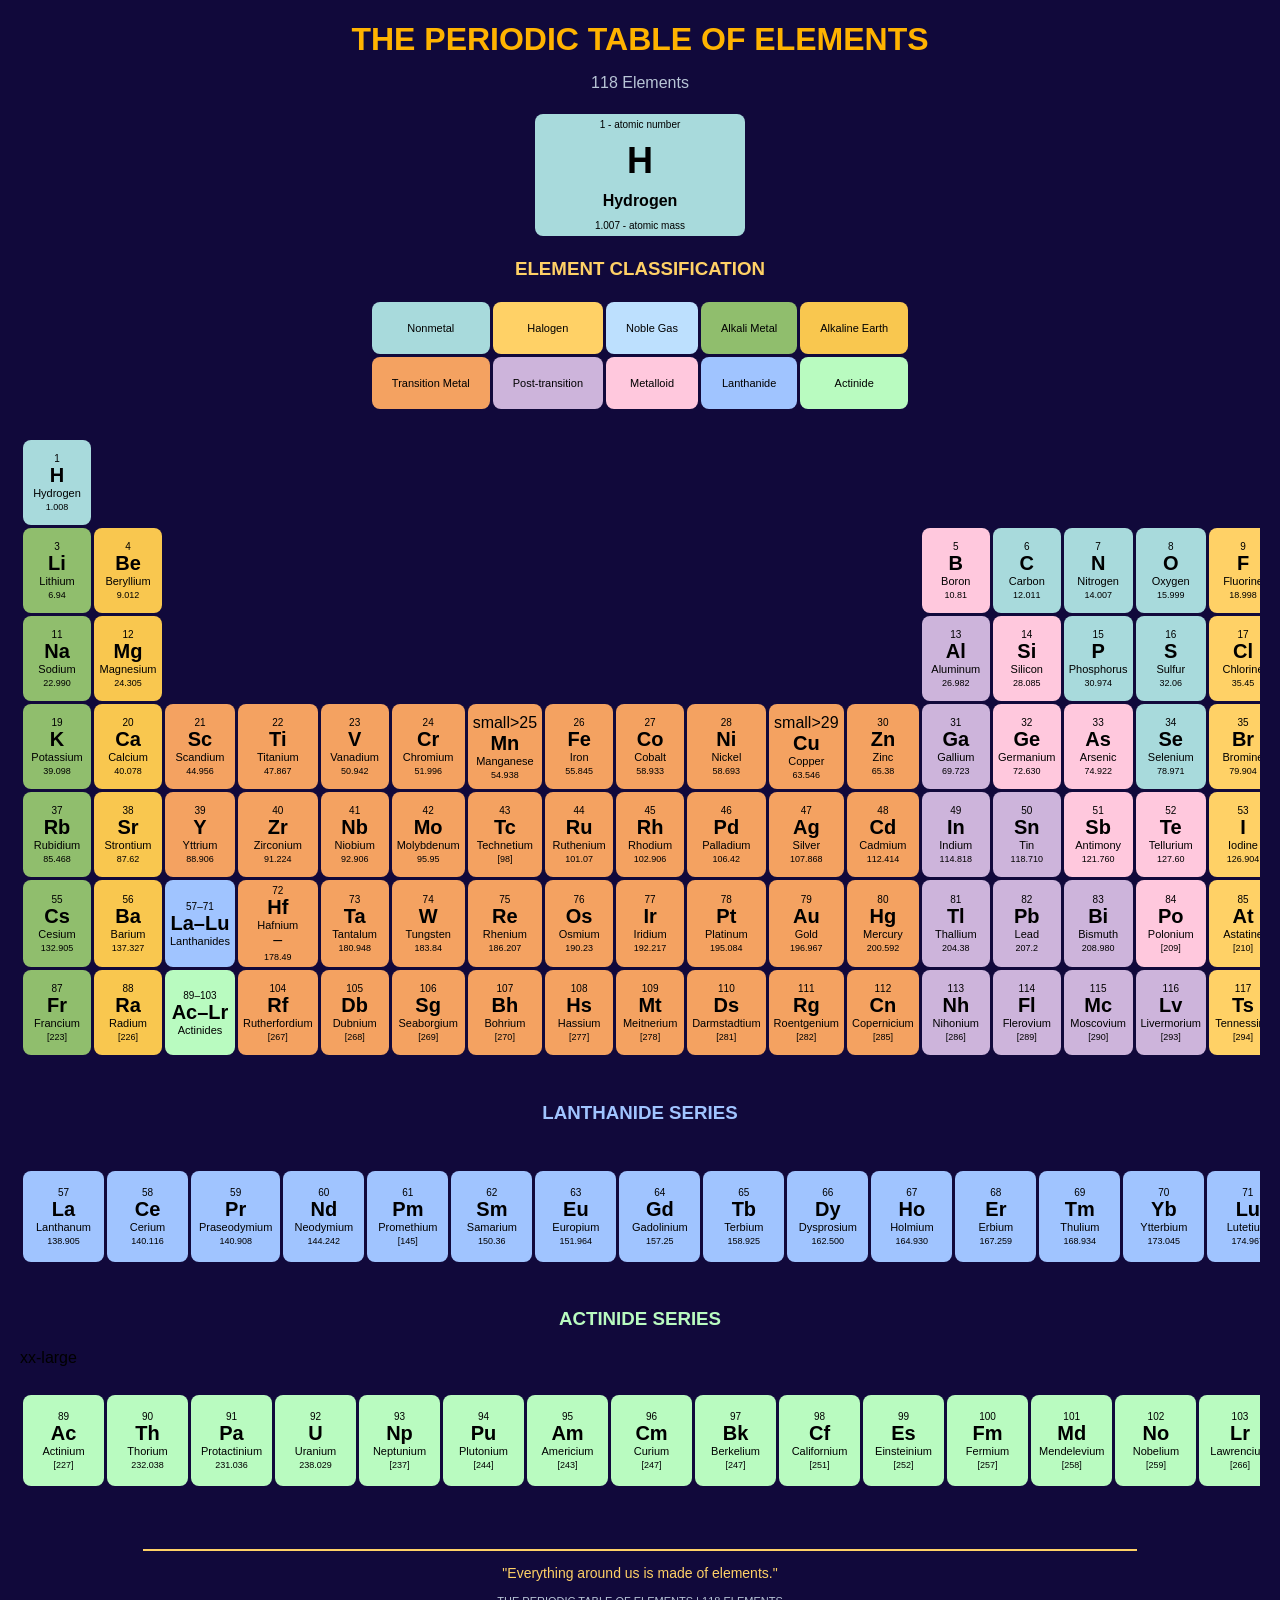
<file: BRITANIA_PERIODIC-TABLE/index.html>
<!DOCTYPE html>
<html>
<head>
    <title>Periodic Table of Elements</title>
    <link rel="icon" type="image/jpg" href="pictures/periodic table.jpg">
    <link rel="stylesheet" href="style.css">
</head>
<body>
    <h1 class="main-title">THE PERIODIC TABLE OF ELEMENTS</h1>
    <p class="subtitle">118 Elements</p>

    <section class="sample-area">
        <table class="sample-table">
            <tr>
                <td class="element nonmetal sample-element">
                    <small>1 - atomic number</small>
                    <b class="sample-symbol">H</b>
                    <b>Hydrogen</b>
                    <small class="sample-mass">1.007 - atomic mass</small>
                </td>
            </tr>
        </table>
    </section>

    <h3 class="legend-title">ELEMENT CLASSIFICATION</h3>
    <table class="legend">
        <tr>
            <td class="nonmetal">Nonmetal</td>
            <td class="halogen">Halogen</td>
            <td class="noble">Noble Gas</td>
            <td class="alkali">Alkali Metal</td>
            <td class="alkaline">Alkaline Earth</td>
        </tr>
        <tr>
            <td class="transition">Transition Metal</td>
            <td class="post">Post-transition</td>
            <td class="metalloid">Metalloid</td>
            <td class="lanthanide">Lanthanide</td>
            <td class="actinide">Actinide</td>
        </tr>
    </table>

    <section class="table-wrap">
        <table class="periodic-table">
            <tr>
                <td class="element nonmetal"><small>1</small><b class="symbol">H</b><span class="element-name">Hydrogen</span><small class="mass">1.008</small></td>
                <td colspan="16" class="empty"></td><td class="element noble"><small>2</small><b class="symbol">He</b><span class="element-name">Helium</span><small class="mass">4.003</small></td>
            </tr>

            <tr>
                <td class="element alkali"><small>3</small><b class="symbol">Li</b><span class="element-name">Lithium</span><small class="mass">6.94</small></td>
                <td class="element alkaline"><small>4</small><b class="symbol">Be</b><span class="element-name">Beryllium</span><small class="mass">9.012</small></td>
                <td colspan="10" class="empty"></td><td class="element metalloid"><small>5</small><b class="symbol">B</b><span class="element-name">Boron</span><small class="mass">10.81</small></td>
                <td class="element nonmetal"><small>6</small><b class="symbol">C</b><span class="element-name">Carbon</span><small class="mass">12.011</small></td>
                <td class="element nonmetal"><small>7</small><b class="symbol">N</b> <span class="element-name">Nitrogen</span> <small class="mass">14.007</small></td>
                <td class="element nonmetal"><small>8</small><b class="symbol">O</b><span class="element-name">Oxygen</span><small class="mass">15.999</small></td>
                <td class="element halogen"><small>9</small><b class="symbol">F</b><span class="element-name">Fluorine</span><small class="mass">18.998</small></td>
                <td class="element noble"><small>10</small><b class="symbol">Ne</b><span class="element-name">Neon</span><small class="mass">20.180</small></td>
            </tr>
            
            <tr>
                <td class="element alkali"><small>11</small><b class="symbol">Na</b><span class="element-name">Sodium</span><small class="mass">22.990</small></td>
                <td class="element alkaline"><small>12</small><b class="symbol">Mg</b><span class="element-name">Magnesium</span><small class="mass">24.305</small>
                </td>
                <td colspan="10" class="empty"></td><td class="element post"><small>13</small><b class="symbol">Al</b><span class="element-name">Aluminum</span><small class="mass">26.982</small>
                </td>
                <td class="element metalloid"><small>14</small><b class="symbol">Si</b><span class="element-name">Silicon</span><small class="mass">28.085</small>
                </td>
                <td class="element nonmetal"><small>15</small><b class="symbol">P</b><span class="element-name">Phosphorus</span><small class="mass">30.974</small>
                </td>
                <td class="element nonmetal"><small>16</small><b class="symbol">S</b><span class="element-name">Sulfur</span><small class="mass">32.06</small>
                </td>
                <td class="element halogen"><small>17</small><b class="symbol">Cl</b> <span class="element-name">Chlorine</span> <small class="mass">35.45</small>
                </td>
                <td class="element noble"><small>18</small> <b class="symbol">Ar</b><span class="element-name">Argon</span><small class="mass">39.948</small>
                </td>
            </tr>

            <tr>
                <td class="element alkali"><small>19</small><b class="symbol">K</b><span class="element-name">Potassium</span><small class="mass">39.098</small>
                </td>
                <td class="element alkaline"><small>20</small><b class="symbol">Ca</b><span class="element-name">Calcium</span><small class="mass">40.078</small>
                </td>
                <td class="element transition"><small>21</small><b class="symbol">Sc</b><span class="element-name">Scandium</span><small class="mass">44.956</small>
                </td>
                <td class="element transition"><small>22</small><b class="symbol">Ti</b><span class="element-name">Titanium</span><small class="mass">47.867</small>
                </td>
                <td class="element transition"><small>23</small><b class="symbol">V</b><span class="element-name">Vanadium</span> <small class="mass">50.942</small>
                </td>
                <td class="element transition"><small>24</small><b class="symbol">Cr</b><span class="element-name">Chromium</span><small class="mass">51.996</small>
                </td>
                <td class="element transition">small>25</small><b class="symbol">Mn</b><span class="element-name">Manganese</span><small class="mass">54.938</small>
                </td>
                <td class="element transition"><small>26</small><b class="symbol">Fe</b><span class="element-name">Iron</span><small class="mass">55.845</small>
                </td>
                <td class="element transition"><small>27</small><b class="symbol">Co</b><span class="element-name">Cobalt</span><small class="mass">58.933</small>
                </td>
                <td class="element transition"><small>28</small><b class="symbol">Ni</b><span class="element-name">Nickel</span><small class="mass">58.693</small>
                </td>
                <td class="element transition">small>29</small><b class="symbol">Cu</b> <span class="element-name">Copper</span><small class="mass">63.546</small>
                </td>
                <td class="element transition"><small>30</small><b class="symbol">Zn</b><span class="element-name">Zinc</span> <small class="mass">65.38</small>
                </td>
                <td class="element post"><small>31</small><b class="symbol">Ga</b><span class="element-name">Gallium</span> <small class="mass">69.723</small>
                </td>
                <td class="element metalloid"><small>32</small> <b class="symbol">Ge</b><span class="element-name">Germanium</span><small class="mass">72.630</small>
                </td>
                <td class="element metalloid"><small>33</small><b class="symbol">As</b> <span class="element-name">Arsenic</span><small class="mass">74.922</small>
                </td>
                <td class="element nonmetal"><small>34</small><b class="symbol">Se</b><span class="element-name">Selenium</span><small class="mass">78.971</small>
                </td>
                <td class="element halogen"><small>35</small><b class="symbol">Br</b><span class="element-name">Bromine</span><small class="mass">79.904</small>
                </td>
                <td class="element noble"><small>36</small><b class="symbol">Kr</b><span class="element-name">Krypton</span><small class="mass">83.798</small>
                </td>
            </tr>
            
            <tr>
                <td class="element alkali"><small>37</small><b class="symbol">Rb</b> <span class="element-name">Rubidium</span><small class="mass">85.468</small>
                </td>
                <td class="element alkaline"><small>38</small><b class="symbol">Sr</b><span class="element-name">Strontium</span><small class="mass">87.62</small>
                </td>
                <td class="element transition"><small>39</small><b class="symbol">Y</b><span class="element-name">Yttrium</span><small class="mass">88.906</small>
                </td>
                <td class="element transition"><small>40</small> <b class="symbol">Zr</b> <span class="element-name">Zirconium</span><small class="mass">91.224</small>
                </td>
                <td class="element transition"><small>41</small><b class="symbol">Nb</b><span class="element-name">Niobium</span><small class="mass">92.906</small>
                </td>
                <td class="element transition"><small>42</small><b class="symbol">Mo</b><span class="element-name">Molybdenum</span><small class="mass">95.95</small>
                </td>
                <td class="element transition"><small>43</small><b class="symbol">Tc</b><span class="element-name">Technetium</span><small class="mass">[98]</small>
                </td>
                <td class="element transition"><small>44</small><b class="symbol">Ru</b><span class="element-name">Ruthenium</span><small class="mass">101.07</small>
                </td>
                <td class="element transition"><small>45</small><b class="symbol">Rh</b><span class="element-name">Rhodium</span><small class="mass">102.906</small>
                </td>
                <td class="element transition"><small>46</small><b class="symbol">Pd</b><span class="element-name">Palladium</span><small class="mass">106.42</small>
                </td>
                <td class="element transition"><small>47</small><b class="symbol">Ag</b><span class="element-name">Silver</span><small class="mass">107.868</small>
                </td>
                <td class="element transition"><small>48</small><b class="symbol">Cd</b> <span class="element-name">Cadmium</span><small class="mass">112.414</small>
                </td>
                <td class="element post"> <small>49</small><b class="symbol">In</b><span class="element-name">Indium</span><small class="mass">114.818</small>
                </td>
                <td class="element post"><small>50</small> <b class="symbol">Sn</b><span class="element-name">Tin</span><small class="mass">118.710</small>
                </td>
                <td class="element metalloid"> <small>51</small><b class="symbol">Sb</b> <span class="element-name">Antimony</span> <small class="mass">121.760</small>
                </td>
                <td class="element metalloid"><small>52</small><b class="symbol">Te</b><span class="element-name">Tellurium</span><small class="mass">127.60</small>
                </td>
                <td class="element halogen"><small>53</small> <b class="symbol">I</b><span class="element-name">Iodine</span> <small class="mass">126.904</small>
                </td>
                <td class="element noble"><small>54</small><b class="symbol">Xe</b><span class="element-name">Xenon</span><small class="mass">131.293</small>
                </td>
            </tr>

            <tr>
                <td class="element alkali"> <small>55</small><b class="symbol">Cs</b> <span class="element-name">Cesium</span><small class="mass">132.905</small>
                </td>
                <td class="element alkaline"><small>56</small><b class="symbol">Ba</b> <span class="element-name">Barium</span> <small class="mass">137.327</small>
                </td>
                <td class="element lanthanide"><small>57–71</small><b class="symbol">La–Lu</b><span class="element-name">Lanthanides</span></td><td class="element transition"> <small>72</small><b class="symbol">Hf</b><span class="element-name">Hafnium</span>–<small class="mass">178.49</small>
                </td>
                <td class="element transition"> <small>73</small> <b class="symbol">Ta</b><span class="element-name">Tantalum</span><small class="mass">180.948</small>
                </td>
                <td class="element transition"> <small>74</small><b class="symbol">W</b><span class="element-name">Tungsten</span> <small class="mass">183.84</small>
                </td>
                <td class="element transition"> <small>75</small> <b class="symbol">Re</b> <span class="element-name">Rhenium</span><small class="mass">186.207</small>
                </td>
                <td class="element transition"> <small>76</small> <b class="symbol">Os</b> <span class="element-name">Osmium</span><small class="mass">190.23</small>
                </td>
                <td class="element transition"><small>77</small><b class="symbol">Ir</b><span class="element-name">Iridium</span><small class="mass">192.217</small>
                </td>
                <td class="element transition"> <small>78</small> <b class="symbol">Pt</b> <span class="element-name">Platinum</span><small class="mass">195.084</small>
                </td>
                <td class="element transition"> <small>79</small><b class="symbol">Au</b> <span class="element-name">Gold</span> <small class="mass">196.967</small>
                </td>
                <td class="element transition"> <small>80</small> <b class="symbol">Hg</b> <span class="element-name">Mercury</span> <small class="mass">200.592</small>
                </td>
                <td class="element post"> <small>81</small> <b class="symbol">Tl</b>  <span class="element-name">Thallium</span>  <small class="mass">204.38</small>
                </td>
                <td class="element post"> <small>82</small> <b class="symbol">Pb</b><span class="element-name">Lead</span> <small class="mass">207.2</small>
                </td>
                <td class="element post"> <small>83</small> <b class="symbol">Bi</b> <span class="element-name">Bismuth</span><small class="mass">208.980</small>
                </td>
                <td class="element metalloid"><small>84</small> <b class="symbol">Po</b><span class="element-name">Polonium</span> <small class="mass">[209]</small>
                </td>
                <td class="element halogen"> <small>85</small> <b class="symbol">At</b> <span class="element-name">Astatine</span> <small class="mass">[210]</small>
                </td>
                <td class="element noble"> <small>86</small> <b class="symbol">Rn</b><span class="element-name">Radon</span> <small class="mass">[222]</small>
                </td>
            </tr>

            <tr>
                <td class="element alkali"> <small>87</small> <b class="symbol">Fr</b><span class="element-name">Francium</span> <small class="mass">[223]</small>
                </td>
                <td class="element alkaline"> <small>88</small> <b class="symbol">Ra</b><span class="element-name">Radium</span> <small class="mass">[226]</small>
                </td>
                <td class="element actinide"><small>89–103</small><b class="symbol">Ac–Lr</b><span class="element-name">Actinides</span>
                </td>
                <td class="element transition"> <small>104</small> <b class="symbol">Rf</b> <span class="element-name">Rutherfordium</span><small class="mass">[267]</small>
                </td>
                <td class="element transition"> <small>105</small><b class="symbol">Db</b><span class="element-name">Dubnium</span><small class="mass">[268]</small>
                </td>
                <td class="element transition"><small>106</small><b class="symbol">Sg</b><span class="element-name">Seaborgium</span><small class="mass">[269]</small>
                </td>
                <td class="element transition"><small>107</small><b class="symbol">Bh</b><span class="element-name">Bohrium</span><small class="mass">[270]</small>
                </td>
                <td class="element transition"><small>108</small><b class="symbol">Hs</b><span class="element-name">Hassium</span><small class="mass">[277]</small>
                </td>
                <td class="element transition"><small>109</small><b class="symbol">Mt</b><span class="element-name">Meitnerium</span><small class="mass">[278]</small>
                </td>
                <td class="element transition"><small>110</small><b class="symbol">Ds</b><span class="element-name">Darmstadtium</span><small class="mass">[281]</small>
                </td>
                <td class="element transition"><small>111</small><b class="symbol">Rg</b><span class="element-name">Roentgenium</span><small class="mass">[282]</small>
                </td
                ><td class="element transition"><small>112</small><b class="symbol">Cn</b><span class="element-name">Copernicium</span><small class="mass">[285]</small>
                </td>

                <td class="element post"><small>113</small><b class="symbol">Nh</b><span class="element-name">Nihonium</span><small class="mass">[286]</small>
                </td>
                <td class="element post"><small>114</small><b class="symbol">Fl</b><span class="element-name">Flerovium</span><small class="mass">[289]</small>
                </td>
                <td class="element post"><small>115</small><b class="symbol">Mc</b><span class="element-name">Moscovium</span><small class="mass">[290]</small>
                </td>
                <td class="element post"><small>116</small><b class="symbol">Lv</b><span class="element-name">Livermorium</span><small class="mass">[293]</small>
                </td>
                <td class="element halogen"><small>117</small><b class="symbol">Ts</b><span class="element-name">Tennessine</span><small class="mass">[294]</small>
                </td>
                <td class="element noble"><small>118</small><b class="symbol">Og</b><span class="element-name">Oganesson</span><small class="mass">[294]</small>
                </td>
            </tr>
        </table>
    </section>

    <h3 class="series-title lanthanide-title">LANTHANIDE SERIES</h3>
    <section class="table-wrap">
        <table class="series-table">
            <tr>
                <td class="element lanthanide"><small>57</small><b class="symbol">La</b><span class="element-name">Lanthanum</span><small class="mass">138.905</small>
                </td>
                <td class="element lanthanide"><small>58</small><b class="symbol">Ce</b><span class="element-name">Cerium</span><small class="mass">140.116</small>
                </td>
                <td class="element lanthanide"><small>59</small><b class="symbol">Pr</b><span class="element-name">Praseodymium</span><small class="mass">140.908</small>
                </td>
                <td class="element lanthanide"><small>60</small><b class="symbol">Nd</b><span class="element-name">Neodymium</span>    <small class="mass">144.242</small>
                </td>
                <td class="element lanthanide"><small>61</small><b class="symbol">Pm</b><span class="element-name">Promethium</span><small class="mass">[145]</small>
                </td>
                <td class="element lanthanide"><small>62</small><b class="symbol">Sm</b><span class="element-name">Samarium</span><small class="mass">150.36</small>
                </td>
                <td class="element lanthanide"><small>63</small><b class="symbol">Eu</b><span class="element-name">Europium</span><small class="mass">151.964</small>
                </td>
                <td class="element lanthanide"><small>64</small><b class="symbol">Gd</b><span class="element-name">Gadolinium</span><small class="mass">157.25</small>
                </td>
                <td class="element lanthanide"><small>65</small><b class="symbol">Tb</b><span class="element-name">Terbium</span><small class="mass">158.925</small>
                </td>
                <td class="element lanthanide"><small>66</small><b class="symbol">Dy</b><span class="element-name">Dysprosium</span><small class="mass">162.500</small>
                </td>
                <td class="element lanthanide"><small>67</small><b class="symbol">Ho</b><span class="element-name">Holmium</span><small class="mass">164.930</small>
                </td>
                <td class="element lanthanide"><small>68</small><b class="symbol">Er</b><span class="element-name">Erbium</span><small class="mass">167.259</small>
                </td>
                <td class="element lanthanide"><small>69</small><b class="symbol">Tm</b><span class="element-name">Thulium</span><small class="mass">168.934</small>
                </td>
                <td class="element lanthanide"><small>70</small><b class="symbol">Yb</b><span class="element-name">Ytterbium</span><small class="mass">173.045</small>
                </td>
                <td class="element lanthanide"><small>71</small><b class="symbol">Lu</b><span class="element-name">Lutetium</span><small class="mass">174.967</small>
                </td>
            </tr>
        </table>
    </section>

    <h3 class="series-title actinide-title">ACTINIDE SERIES</h3>
    <section class="table-wrap">
        <table class="series-table">
            <tr>
                xx-large<td class="element actinide"><small>89</small><b class="symbol">Ac</b><span class="element-name">Actinium</span><small class="mass">[227]</small>
                </td>
                <td class="element actinide"><small>90</small><b class="symbol">Th</b><span class="element-name">Thorium</span><small class="mass">232.038</small>
                </td>
                <td class="element actinide"><small>91</small><b class="symbol">Pa</b><span class="element-name">Protactinium</span><small class="mass">231.036</small>
                </td>
                <td class="element actinide"><small>92</small><b class="symbol">U</b><span class="element-name">Uranium</span><small class="mass">238.029</small>
                </td>
                <td class="element actinide"><small>93</small><b class="symbol">Np</b><span class="element-name">Neptunium</span><small class="mass">[237]</small>
                </td>
                <td class="element actinide"><small>94</small><b class="symbol">Pu</b><span class="element-name">Plutonium</span><small class="mass">[244]</small>
                </td>
                <td class="element actinide"><small>95</small><b class="symbol">Am</b><span class="element-name">Americium</span><small class="mass">[243]</small>
                </td>
                <td class="element actinide"><small>96</small><b class="symbol">Cm</b><span class="element-name">Curium</span><small class="mass">[247]</small>
                </td>
                <td class="element actinide"><small>97</small><b class="symbol">Bk</b><span class="element-name">Berkelium</span><small class="mass">[247]</small>
                </td>
                <td class="element actinide"><small>98</small><b class="symbol">Cf</b><span class="element-name">Californium</span><small class="mass">[251]</small>
                </td>
                <td class="element actinide"><small>99</small><b class="symbol">Es</b><span class="element-name">Einsteinium</span><small class="mass">[252]</small>
                </td>
                <td class="element actinide"><small>100</small><b class="symbol">Fm</b><span class="element-name">Fermium</span><small class="mass">[257]</small>
                </td>
                <td class="element actinide"><small>101</small><b class="symbol">Md</b><span class="element-name">Mendelevium</span><small class="mass">[258]</small>
                </td>
                <td class="element actinide"><small>102</small><b class="symbol">No</b><span class="element-name">Nobelium</span><small class="mass">[259]</small>
                </td>
                <td class="element actinide"><small>103</small><b class="symbol">Lr</b><span class="element-name">Lawrencium</span><small class="mass">[266]</small>
                </td>
            </tr>
        </table>
    </section>

    <hr class="footer-line">
    <p class="quote">"Everything around us is made of elements."</p>
    <p class="footer-text">THE PERIODIC TABLE OF ELEMENTS | 118 ELEMENTS</p>
</body>
</html>
</file>
<file: BRITANIA_PERIODIC-TABLE/style.css>
body {
    background-color: #11093b;
    color: rgb(0, 0, 0);
    font-family: Arial, sans-serif;
    margin: 20px;
}

.main-title {
    text-align: center;
    color: #ffb300;
    margin-bottom: 5px;
}

.subtitle {
    text-align: center;
    color: #B8C5D6;
}

.sample-area {
    text-align: center;
}

.sample-table {
    margin: 20px auto;
}

.sample-element {
    width: 200px;
    height: 100px;
    padding: 25px;
    border-radius: 12px;
}

.sample-symbol {
    display: block;
    font-size: 36px;
    margin: 10px;
}

.sample-mass {
    display: block;
    margin-top: 10px;
}

.legend-title {
    text-align: center;
    color: #FFD166;
}

.legend {
    margin: auto;
    text-align: center;
    font-size: 11px;
    border-spacing: 3px;
}

.legend td {
    padding: 20px;
    border-radius: 8px;
}

.table-wrap {
    width: 100%;
    overflow-x: auto;
}

.periodic-table, .series-table {
    margin: 25px auto;
    border-spacing: 3px;
    text-align: center;
}

.element {
    color: black;
    border-radius: 8px;
    padding: 5px;
    min-width: 58px;
    height: 75px;
    vertical-align: middle;
}

.element small {
    display: block;
    font-size: 10px;
}

.symbol {
    display: block;
    font-size: 20px;
}

.element-name {
    display: block;
    font-size: 11px;
    white-space: nowrap;
}

.mass {
    font-size: 9px !important;
    margin-top: 3px;
}

.empty {
    min-width: 35px;
}

.nonmetal { background-color: #A8DADC; }
.halogen { background-color: #FFD166; }
.noble { background-color: #BDE0FE; }
.alkali { background-color: #90BE6D; }
.alkaline { background-color: #F9C74F; }
.transition { background-color: #F4A261; }
.post { background-color: #CDB4DB; }
.metalloid { background-color: #FFC8DD; }
.lanthanide { background-color: #A0C4FF; }
.actinide { background-color: #B9FBC0; }

.series-title {
    text-align: center;
}

.lanthanide-title { color: #A0C4FF; }
.actinide-title { color: #B9FBC0; }

.series-table .element {
    padding: 8px;
    min-width: 65px;
}

.footer-line {
    border: 1px solid #FFD166;
    width: 80%;
    margin-top: 35px;
}

.quote {
    text-align: center;
    color: #FFD166;
    font-size: 14px;
}

.footer-text {
    text-align: center;
    color: #B8C5D6;
    font-size: 11px;
}

@media screen and (max-width: 900px) {
    body {
        margin: 10px;
    }

    .legend {
        font-size: 10px;
    }

    .legend td {
        padding: 10px;
    }
}
</file>
